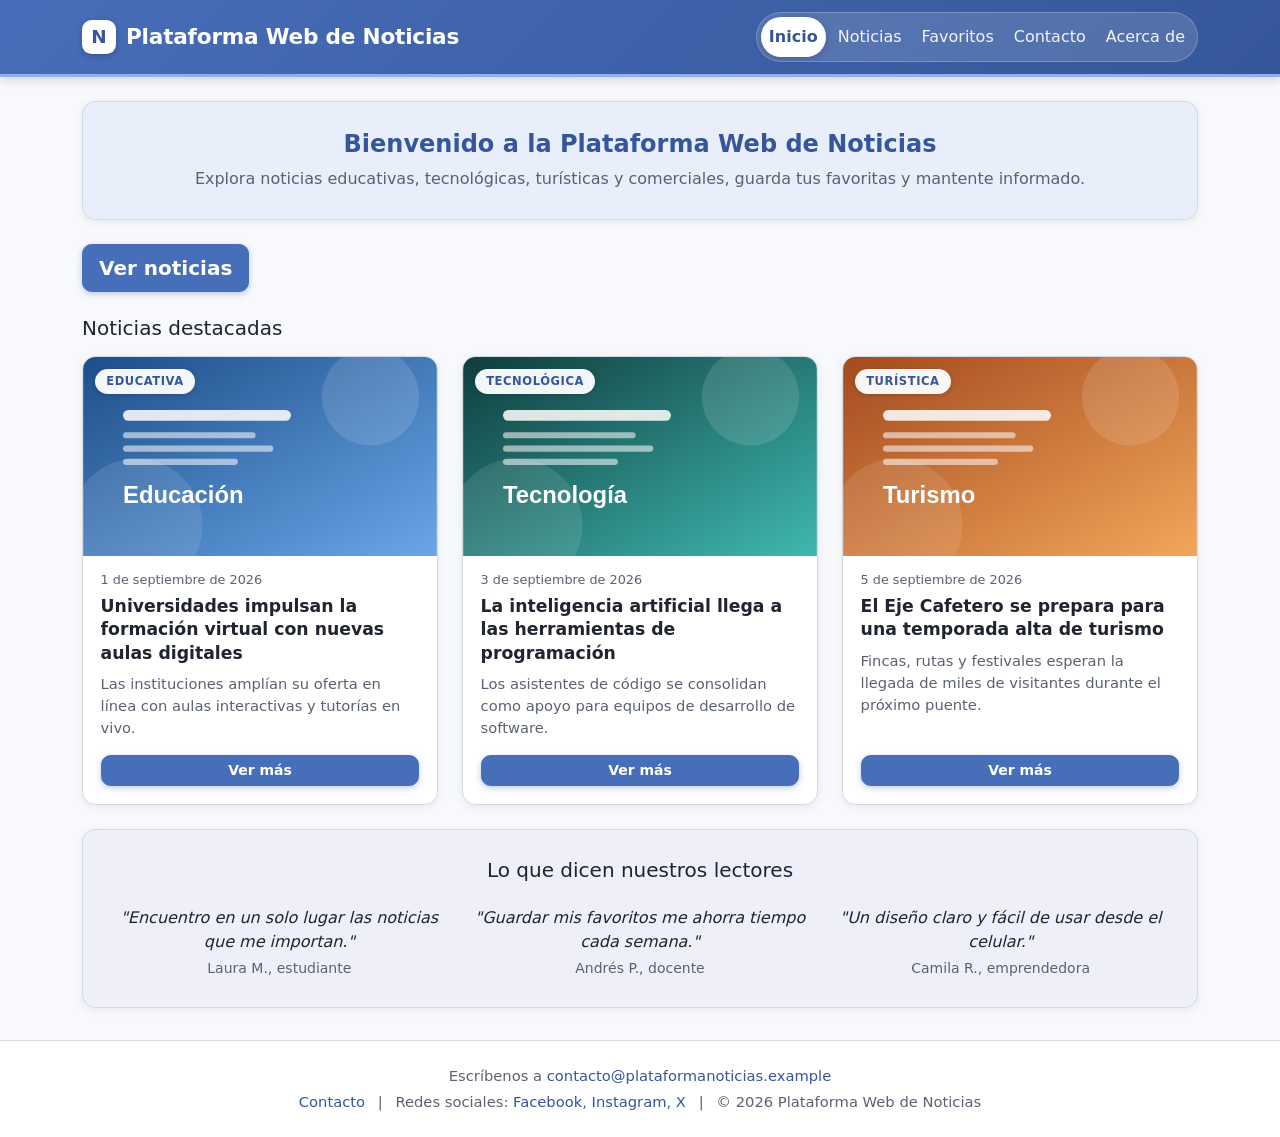
<file: index.html>
<!DOCTYPE html>
<html lang="es">
<head>
  <meta charset="utf-8">
  <meta name="viewport" content="width=device-width, initial-scale=1">
  <meta name="description" content="Plataforma Web de Noticias: noticias educativas, tecnológicas, turísticas y comerciales.">
  <title>Inicio | Plataforma Web de Noticias</title>
  <link rel="stylesheet" href="vendor/bootstrap/bootstrap.min.css">
  <link rel="stylesheet" href="assets/css/estilos.css">
  <script defer src="vendor/bootstrap/bootstrap.bundle.min.js"></script>
  <script defer src="data/noticias.js"></script>
  <script defer src="assets/js/almacen.js"></script>
  <script defer src="assets/js/componentes.js"></script>
  <script defer src="vendor/alpine/alpine.min.js"></script>
</head>
<body>
  <div class="pagina">

    <!-- Encabezado con menú de navegación -->
    <header class="encabezado">
      <nav class="navbar navbar-expand-md navbar-dark" aria-label="Navegación principal">
        <div class="container">
          <a class="navbar-brand" href="index.html">Plataforma Web de Noticias</a>
          <button class="navbar-toggler" type="button" data-bs-toggle="collapse" data-bs-target="#menu-principal" aria-controls="menu-principal" aria-expanded="false" aria-label="Mostrar u ocultar el menú">
            <span class="navbar-toggler-icon"></span>
          </button>
          <div class="collapse navbar-collapse justify-content-md-end" id="menu-principal">
            <ul class="navbar-nav">
              <li class="nav-item"><a class="nav-link active" href="index.html" aria-current="page">Inicio</a></li>
              <li class="nav-item"><a class="nav-link" href="noticias.html">Noticias</a></li>
              <li class="nav-item"><a class="nav-link" href="favoritos.html">Favoritos</a></li>
              <li class="nav-item"><a class="nav-link" href="contacto.html">Contacto</a></li>
              <li class="nav-item"><a class="nav-link" href="acerca.html">Acerca de</a></li>
            </ul>
          </div>
        </div>
      </nav>
    </header>

    <main class="pagina__contenido container py-4">

      <!-- Sección de bienvenida -->
      <section class="caja mb-4" aria-labelledby="titulo-bienvenida">
        <h2 class="h4 caja__titulo" id="titulo-bienvenida">Bienvenido a la Plataforma Web de Noticias</h2>
        <p class="mb-0">Explora noticias educativas, tecnológicas, turísticas y comerciales, guarda tus favoritas y mantente informado.</p>
      </section>

      <!-- Llamado a la acción -->
      <p class="mb-4">
        <a class="btn btn-primary btn-lg" href="noticias.html">Ver noticias</a>
      </p>

      <!-- Noticias destacadas (tarjetas dinámicas desde data/noticias.json) -->
      <section class="mb-4" aria-labelledby="titulo-destacadas" x-data>
        <h2 class="h5 mb-3" id="titulo-destacadas">Noticias destacadas</h2>

        <p x-show="$store.noticias.cargando" x-cloak class="text-muted" role="status">Cargando noticias...</p>
        <div x-show="$store.noticias.error" x-cloak class="alert alert-danger" role="alert" x-text="$store.noticias.error"></div>
        <p x-show="!$store.noticias.cargando && !$store.noticias.error && $store.noticias.destacadas.length === 0" x-cloak class="text-muted">
          Aún no hay noticias destacadas.
        </p>

        <div class="row g-4">
          <template x-for="n in $store.noticias.destacadas" :key="n.id">
            <div class="col-12 col-md-4">
              <article class="tarjeta-noticia">
                <div class="tarjeta-noticia__media">
                  <img class="tarjeta-noticia__imagen" :src="n.imagen" :alt="'Imagen de la noticia: ' + n.titulo" loading="lazy">
                  <span class="tarjeta-noticia__categoria" x-text="n.categoria"></span>
                </div>
                <p class="tarjeta-noticia__fecha" x-text="$store.noticias.fecha(n.fecha)"></p>
                <h3 class="tarjeta-noticia__titulo" x-text="n.titulo"></h3>
                <p class="tarjeta-noticia__descripcion" x-text="n.descripcion"></p>
                <div class="tarjeta-noticia__acciones">
                  <a class="btn btn-primary btn-sm" :href="'detalle.html?id=' + n.id" :aria-label="'Ver más sobre: ' + n.titulo">Ver más</a>
                </div>
              </article>
            </div>
          </template>
        </div>
      </section>

      <!-- Sección informativa / testimonios -->
      <section class="caja caja--informativa mb-2" aria-labelledby="titulo-testimonios">
        <h2 class="h5 caja__titulo" id="titulo-testimonios">Lo que dicen nuestros lectores</h2>
        <div class="row g-3 mt-1">
          <div class="col-12 col-md-4">
            <p class="testimonio">"Encuentro en un solo lugar las noticias que me importan."</p>
            <p class="small mb-0">Laura M., estudiante</p>
          </div>
          <div class="col-12 col-md-4">
            <p class="testimonio">"Guardar mis favoritos me ahorra tiempo cada semana."</p>
            <p class="small mb-0">Andrés P., docente</p>
          </div>
          <div class="col-12 col-md-4">
            <p class="testimonio">"Un diseño claro y fácil de usar desde el celular."</p>
            <p class="small mb-0">Camila R., emprendedora</p>
          </div>
        </div>
      </section>
    </main>

    <!-- Pie de página -->
    <footer class="pie">
      <div class="container">
        <p class="mb-1">Escríbenos a <a href="mailto:contacto@plataformanoticias.example">contacto@plataformanoticias.example</a></p>
        <p class="mb-0">
          <a href="contacto.html">Contacto</a>
          <span class="pie__separador" aria-hidden="true">|</span>
          Redes sociales:
          <a href="https://www.facebook.com" target="_blank" rel="noopener noreferrer">Facebook</a>,
          <a href="https://www.instagram.com" target="_blank" rel="noopener noreferrer">Instagram</a>,
          <a href="https://x.com" target="_blank" rel="noopener noreferrer">X</a>
          <span class="pie__separador" aria-hidden="true">|</span>
          &copy; 2026 Plataforma Web de Noticias
        </p>
      </div>
    </footer>
  </div>
</body>
</html>
</file>
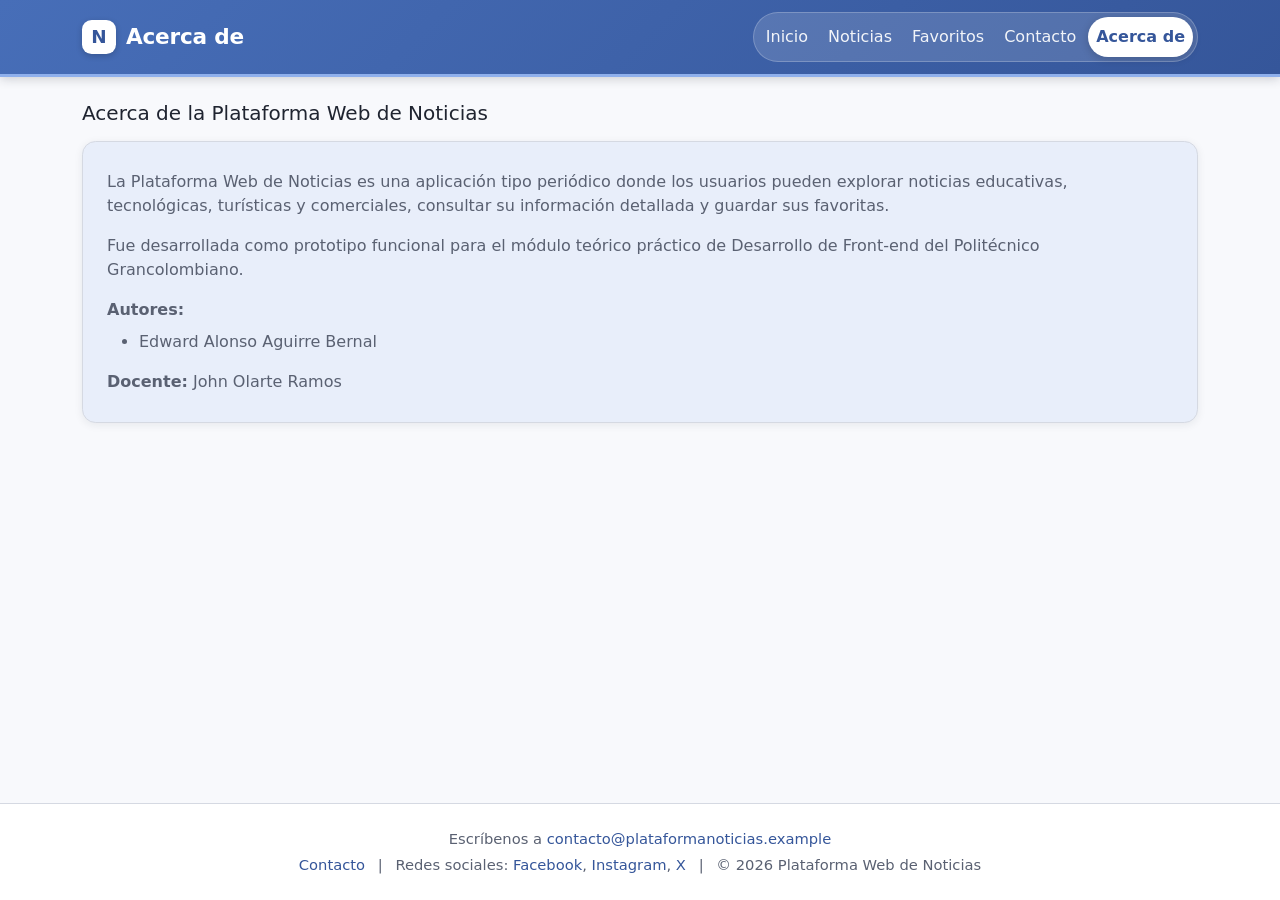
<file: acerca.html>
<!DOCTYPE html>
<html lang="es">
<head>
  <meta charset="utf-8">
  <meta name="viewport" content="width=device-width, initial-scale=1">
  <meta name="description" content="Información sobre el proyecto Plataforma Web de Noticias.">
  <title>Acerca de | Plataforma Web de Noticias</title>
  <link rel="stylesheet" href="vendor/bootstrap/bootstrap.min.css">
  <link rel="stylesheet" href="assets/css/estilos.css">
  <script defer src="vendor/bootstrap/bootstrap.bundle.min.js"></script>
</head>
<body>
  <div class="pagina">

    <!-- Encabezado con menú de navegación -->
    <header class="encabezado">
      <nav class="navbar navbar-expand-md navbar-dark" aria-label="Navegación principal">
        <div class="container">
          <a class="navbar-brand" href="index.html">Acerca de</a>
          <button class="navbar-toggler" type="button" data-bs-toggle="collapse" data-bs-target="#menu-principal" aria-controls="menu-principal" aria-expanded="false" aria-label="Mostrar u ocultar el menú">
            <span class="navbar-toggler-icon"></span>
          </button>
          <div class="collapse navbar-collapse justify-content-md-end" id="menu-principal">
            <ul class="navbar-nav">
              <li class="nav-item"><a class="nav-link" href="index.html">Inicio</a></li>
              <li class="nav-item"><a class="nav-link" href="noticias.html">Noticias</a></li>
              <li class="nav-item"><a class="nav-link" href="favoritos.html">Favoritos</a></li>
              <li class="nav-item"><a class="nav-link" href="contacto.html">Contacto</a></li>
              <li class="nav-item"><a class="nav-link active" href="acerca.html" aria-current="page">Acerca de</a></li>
            </ul>
          </div>
        </div>
      </nav>
    </header>

    <main class="pagina__contenido container py-4">
      <h2 class="h5 mb-3">Acerca de la Plataforma Web de Noticias</h2>
      <div class="caja text-start">
        <p>La Plataforma Web de Noticias es una aplicación tipo periódico donde los usuarios pueden explorar noticias educativas, tecnológicas, turísticas y comerciales, consultar su información detallada y guardar sus favoritas.</p>
        <p>Fue desarrollada como prototipo funcional para el módulo teórico práctico de Desarrollo de Front-end del Politécnico Grancolombiano.</p>
        <p class="mb-2"><strong>Autores:</strong></p>
        <ul>
          <li>Edward Alonso Aguirre Bernal</li>
        </ul>
        <p class="mb-0"><strong>Docente:</strong> John Olarte Ramos</p>
      </div>
    </main>

    <!-- Pie de página -->
    <footer class="pie">
      <div class="container">
        <p class="mb-1">Escríbenos a <a href="mailto:contacto@plataformanoticias.example">contacto@plataformanoticias.example</a></p>
        <p class="mb-0">
          <a href="contacto.html">Contacto</a>
          <span class="pie__separador" aria-hidden="true">|</span>
          Redes sociales:
          <a href="https://www.facebook.com" target="_blank" rel="noopener noreferrer">Facebook</a>,
          <a href="https://www.instagram.com" target="_blank" rel="noopener noreferrer">Instagram</a>,
          <a href="https://x.com" target="_blank" rel="noopener noreferrer">X</a>
          <span class="pie__separador" aria-hidden="true">|</span>
          &copy; 2026 Plataforma Web de Noticias
        </p>
      </div>
    </footer>
  </div>
</body>
</html>
</file>
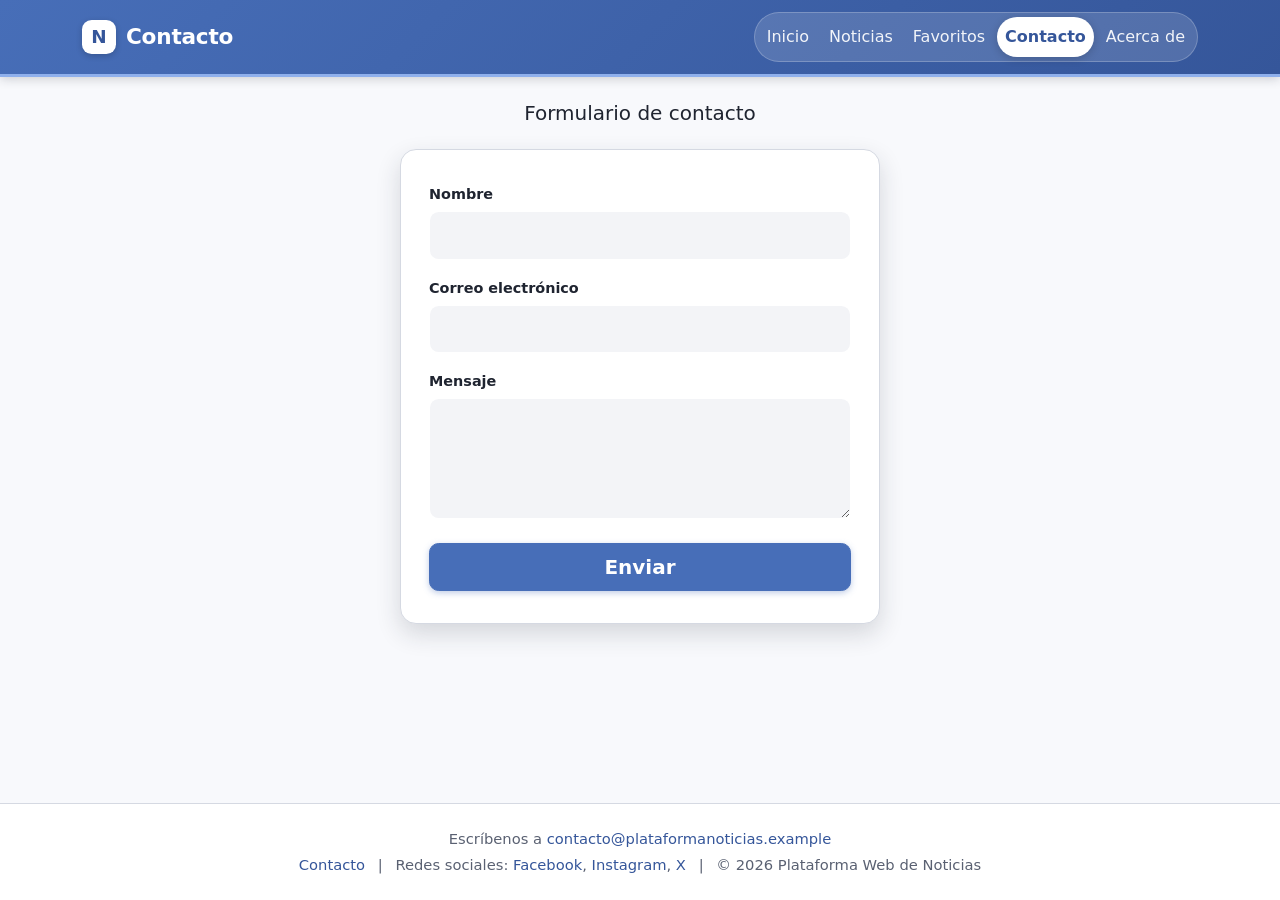
<file: contacto.html>
<!DOCTYPE html>
<html lang="es">
<head>
  <meta charset="utf-8">
  <meta name="viewport" content="width=device-width, initial-scale=1">
  <meta name="description" content="Formulario de contacto de la Plataforma Web de Noticias.">
  <title>Contacto | Plataforma Web de Noticias</title>
  <link rel="stylesheet" href="vendor/bootstrap/bootstrap.min.css">
  <link rel="stylesheet" href="assets/css/estilos.css">
  <script defer src="vendor/bootstrap/bootstrap.bundle.min.js"></script>
  <script defer src="data/noticias.js"></script>
  <script defer src="assets/js/almacen.js"></script>
  <script defer src="assets/js/componentes.js"></script>
  <script defer src="vendor/alpine/alpine.min.js"></script>
</head>
<body>
  <div class="pagina">

    <!-- Encabezado con menú de navegación -->
    <header class="encabezado">
      <nav class="navbar navbar-expand-md navbar-dark" aria-label="Navegación principal">
        <div class="container">
          <a class="navbar-brand" href="index.html">Contacto</a>
          <button class="navbar-toggler" type="button" data-bs-toggle="collapse" data-bs-target="#menu-principal" aria-controls="menu-principal" aria-expanded="false" aria-label="Mostrar u ocultar el menú">
            <span class="navbar-toggler-icon"></span>
          </button>
          <div class="collapse navbar-collapse justify-content-md-end" id="menu-principal">
            <ul class="navbar-nav">
              <li class="nav-item"><a class="nav-link" href="index.html">Inicio</a></li>
              <li class="nav-item"><a class="nav-link" href="noticias.html">Noticias</a></li>
              <li class="nav-item"><a class="nav-link" href="favoritos.html">Favoritos</a></li>
              <li class="nav-item"><a class="nav-link active" href="contacto.html" aria-current="page">Contacto</a></li>
              <li class="nav-item"><a class="nav-link" href="acerca.html">Acerca de</a></li>
            </ul>
          </div>
        </div>
      </nav>
    </header>

    <main class="pagina__contenido container py-4" x-data="contacto">
      <h2 class="h5 text-center mb-4">Formulario de contacto</h2>

      <form class="formulario" novalidate @submit.prevent="enviar()">
        <div class="mb-3">
          <label class="form-label" for="nombre">Nombre</label>
          <input class="form-control" :class="errores.nombre && 'is-invalid'" type="text" id="nombre" name="nombre" autocomplete="name" x-model="campos.nombre" @input="revalidar()" required>
          <div class="invalid-feedback" x-text="errores.nombre"></div>
        </div>

        <div class="mb-3">
          <label class="form-label" for="correo">Correo electrónico</label>
          <input class="form-control" :class="errores.correo && 'is-invalid'" type="email" id="correo" name="correo" autocomplete="email" x-model="campos.correo" @input="revalidar()" required>
          <div class="invalid-feedback" x-text="errores.correo"></div>
        </div>

        <div class="mb-4">
          <label class="form-label" for="mensaje">Mensaje</label>
          <textarea class="form-control" :class="errores.mensaje && 'is-invalid'" id="mensaje" name="mensaje" rows="4" x-model="campos.mensaje" @input="revalidar()" required></textarea>
          <div class="invalid-feedback" x-text="errores.mensaje"></div>
        </div>

        <button type="submit" class="btn btn-primary btn-lg w-100">Enviar</button>
      </form>

      <!-- Mensaje de confirmación -->
      <div class="caja caja--confirmacion mt-4" x-show="enviado" x-cloak role="status">
        ¡Gracias por contactarnos! Hemos recibido tu mensaje y te responderemos pronto.
      </div>
    </main>

    <!-- Pie de página -->
    <footer class="pie">
      <div class="container">
        <p class="mb-1">Escríbenos a <a href="mailto:contacto@plataformanoticias.example">contacto@plataformanoticias.example</a></p>
        <p class="mb-0">
          <a href="contacto.html">Contacto</a>
          <span class="pie__separador" aria-hidden="true">|</span>
          Redes sociales:
          <a href="https://www.facebook.com" target="_blank" rel="noopener noreferrer">Facebook</a>,
          <a href="https://www.instagram.com" target="_blank" rel="noopener noreferrer">Instagram</a>,
          <a href="https://x.com" target="_blank" rel="noopener noreferrer">X</a>
          <span class="pie__separador" aria-hidden="true">|</span>
          &copy; 2026 Plataforma Web de Noticias
        </p>
      </div>
    </footer>
  </div>
</body>
</html>
</file>
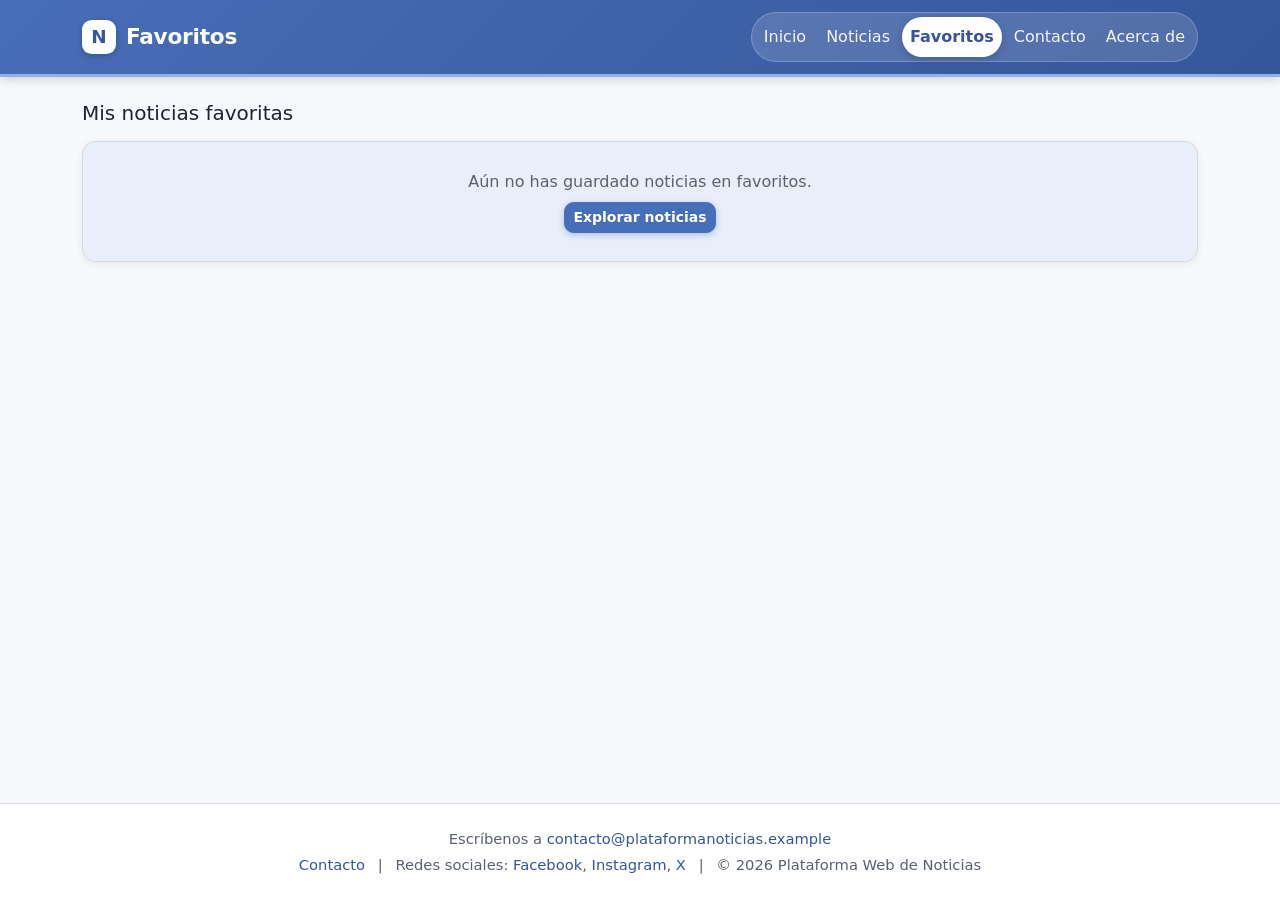
<file: favoritos.html>
<!DOCTYPE html>
<html lang="es">
<head>
  <meta charset="utf-8">
  <meta name="viewport" content="width=device-width, initial-scale=1">
  <meta name="description" content="Tus noticias favoritas guardadas en la Plataforma Web de Noticias.">
  <title>Favoritos | Plataforma Web de Noticias</title>
  <link rel="stylesheet" href="vendor/bootstrap/bootstrap.min.css">
  <link rel="stylesheet" href="assets/css/estilos.css">
  <script defer src="vendor/bootstrap/bootstrap.bundle.min.js"></script>
  <script defer src="data/noticias.js"></script>
  <script defer src="assets/js/almacen.js"></script>
  <script defer src="assets/js/componentes.js"></script>
  <script defer src="vendor/alpine/alpine.min.js"></script>
</head>
<body>
  <div class="pagina">

    <!-- Encabezado con menú de navegación -->
    <header class="encabezado">
      <nav class="navbar navbar-expand-md navbar-dark" aria-label="Navegación principal">
        <div class="container">
          <a class="navbar-brand" href="index.html">Favoritos</a>
          <button class="navbar-toggler" type="button" data-bs-toggle="collapse" data-bs-target="#menu-principal" aria-controls="menu-principal" aria-expanded="false" aria-label="Mostrar u ocultar el menú">
            <span class="navbar-toggler-icon"></span>
          </button>
          <div class="collapse navbar-collapse justify-content-md-end" id="menu-principal">
            <ul class="navbar-nav">
              <li class="nav-item"><a class="nav-link" href="index.html">Inicio</a></li>
              <li class="nav-item"><a class="nav-link" href="noticias.html">Noticias</a></li>
              <li class="nav-item"><a class="nav-link active" href="favoritos.html" aria-current="page">Favoritos</a></li>
              <li class="nav-item"><a class="nav-link" href="contacto.html">Contacto</a></li>
              <li class="nav-item"><a class="nav-link" href="acerca.html">Acerca de</a></li>
            </ul>
          </div>
        </div>
      </nav>
    </header>

    <main class="pagina__contenido container py-4" x-data="paginaFavoritos">
      <h2 class="h5 mb-3">Mis noticias favoritas</h2>

      <p x-show="$store.noticias.cargando" x-cloak class="text-muted" role="status">Cargando favoritos...</p>
      <div x-show="$store.noticias.error" x-cloak class="alert alert-danger" role="alert" x-text="$store.noticias.error"></div>

      <div x-show="!$store.noticias.cargando && !$store.noticias.error && lista.length === 0" x-cloak class="caja">
        <p class="mb-2">Aún no has guardado noticias en favoritos.</p>
        <a class="btn btn-primary btn-sm" href="noticias.html">Explorar noticias</a>
      </div>

      <div class="row g-4">
        <template x-for="n in lista" :key="n.id">
          <div class="col-12 col-md-6 col-lg-4">
            <article class="tarjeta-noticia">
              <div class="tarjeta-noticia__media">
                <img class="tarjeta-noticia__imagen" :src="n.imagen" :alt="'Imagen de la noticia: ' + n.titulo" loading="lazy">
                <span class="tarjeta-noticia__categoria" x-text="n.categoria"></span>
              </div>
              <p class="tarjeta-noticia__fecha" x-text="$store.noticias.fecha(n.fecha)"></p>
              <h3 class="tarjeta-noticia__titulo" x-text="n.titulo"></h3>
              <p class="tarjeta-noticia__descripcion" x-text="n.descripcion"></p>
              <div class="tarjeta-noticia__acciones">
                <a class="btn btn-primary btn-sm" :href="'detalle.html?id=' + n.id" :aria-label="'Ver más sobre: ' + n.titulo">Ver más</a>
                <button type="button" class="btn btn-outline-secondary btn-sm" @click="$store.favoritos.quitar(n.id)" :aria-label="'Quitar de favoritos: ' + n.titulo">Quitar</button>
              </div>
            </article>
          </div>
        </template>
      </div>
    </main>

    <!-- Pie de página -->
    <footer class="pie">
      <div class="container">
        <p class="mb-1">Escríbenos a <a href="mailto:contacto@plataformanoticias.example">contacto@plataformanoticias.example</a></p>
        <p class="mb-0">
          <a href="contacto.html">Contacto</a>
          <span class="pie__separador" aria-hidden="true">|</span>
          Redes sociales:
          <a href="https://www.facebook.com" target="_blank" rel="noopener noreferrer">Facebook</a>,
          <a href="https://www.instagram.com" target="_blank" rel="noopener noreferrer">Instagram</a>,
          <a href="https://x.com" target="_blank" rel="noopener noreferrer">X</a>
          <span class="pie__separador" aria-hidden="true">|</span>
          &copy; 2026 Plataforma Web de Noticias
        </p>
      </div>
    </footer>
  </div>
</body>
</html>
</file>
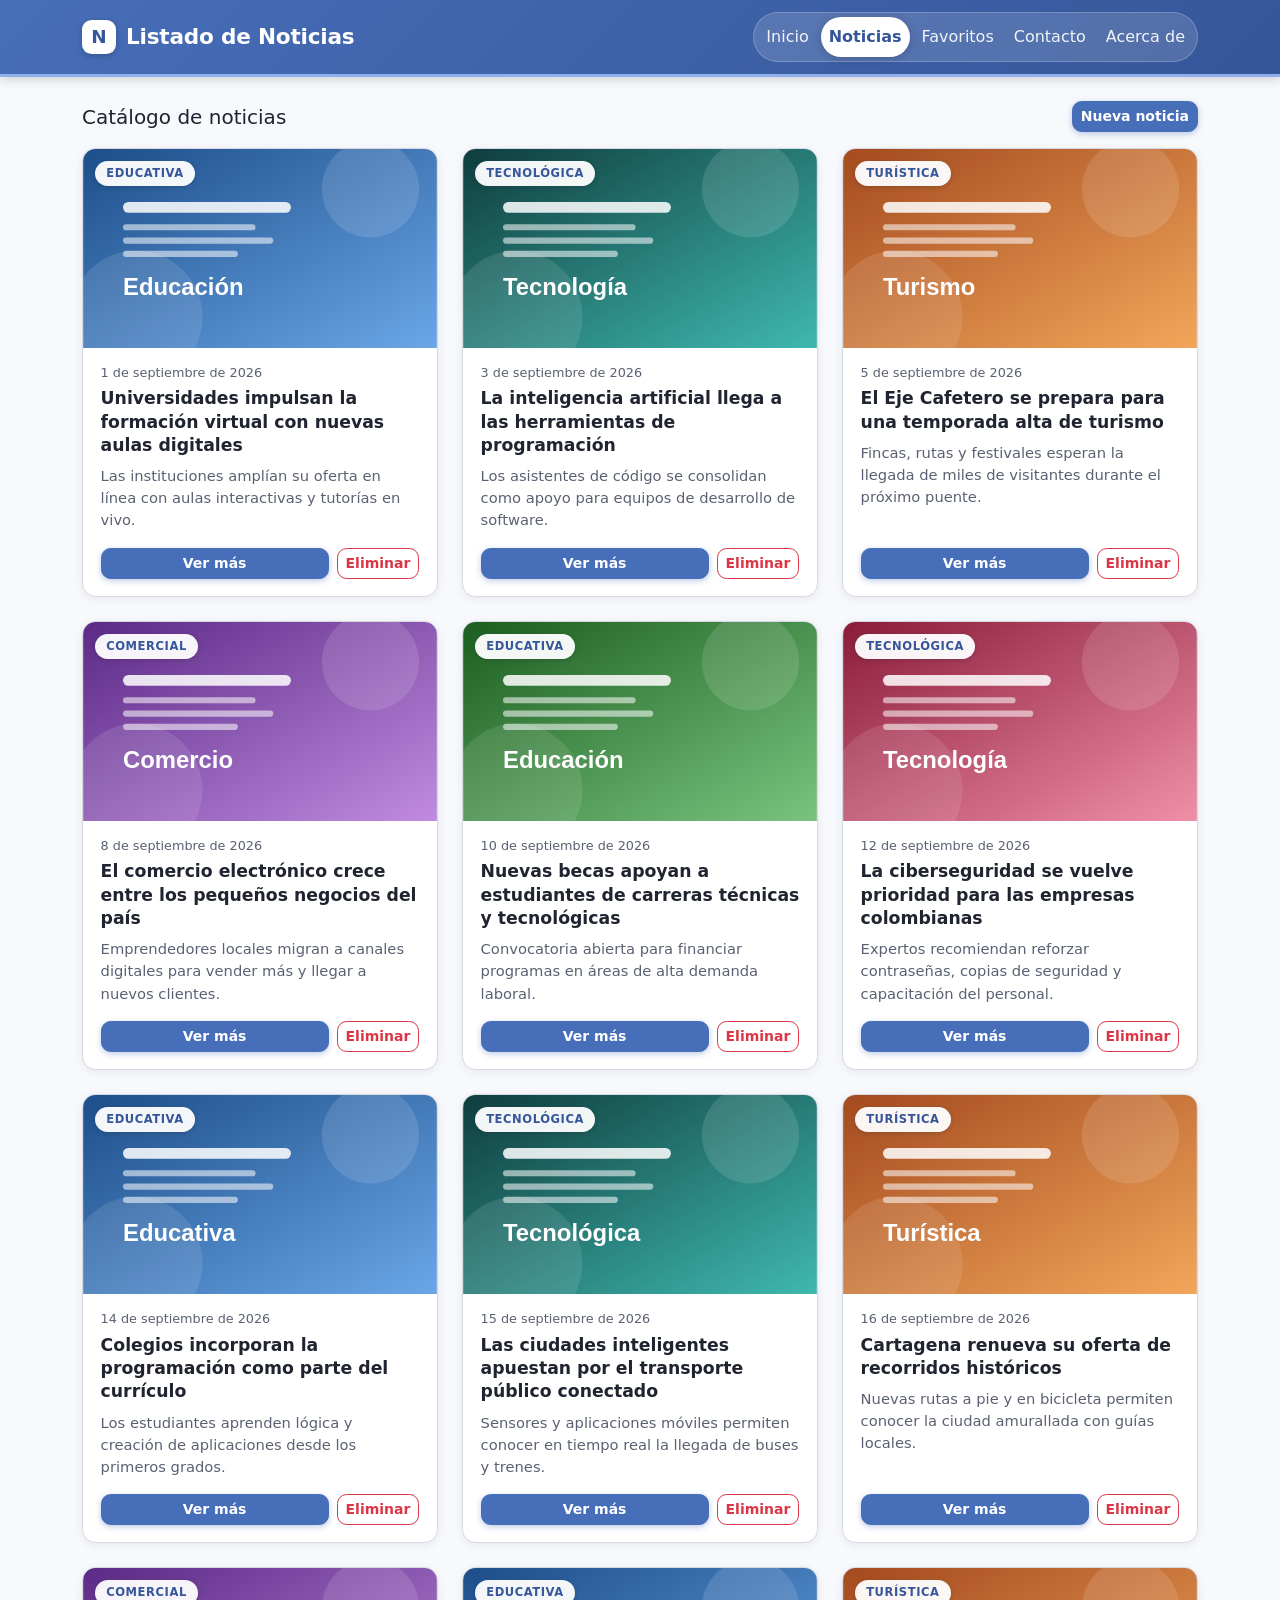
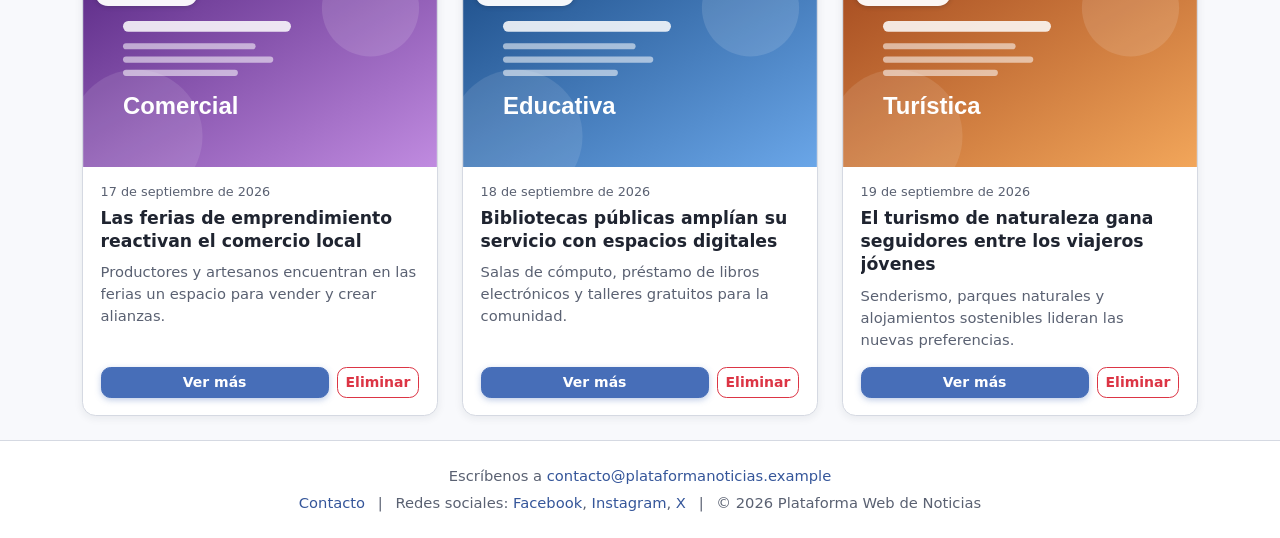
<file: noticias.html>
<!DOCTYPE html>
<html lang="es">
<head>
  <meta charset="utf-8">
  <meta name="viewport" content="width=device-width, initial-scale=1">
  <meta name="description" content="Catálogo completo de noticias de la Plataforma Web de Noticias.">
  <title>Listado de Noticias | Plataforma Web de Noticias</title>
  <link rel="stylesheet" href="vendor/bootstrap/bootstrap.min.css">
  <link rel="stylesheet" href="assets/css/estilos.css">
  <script defer src="vendor/bootstrap/bootstrap.bundle.min.js"></script>
  <script defer src="data/noticias.js"></script>
  <script defer src="assets/js/almacen.js"></script>
  <script defer src="assets/js/componentes.js"></script>
  <script defer src="vendor/alpine/alpine.min.js"></script>
</head>
<body>
  <div class="pagina">

    <!-- Encabezado con menú de navegación -->
    <header class="encabezado">
      <nav class="navbar navbar-expand-md navbar-dark" aria-label="Navegación principal">
        <div class="container">
          <a class="navbar-brand" href="index.html">Listado de Noticias</a>
          <button class="navbar-toggler" type="button" data-bs-toggle="collapse" data-bs-target="#menu-principal" aria-controls="menu-principal" aria-expanded="false" aria-label="Mostrar u ocultar el menú">
            <span class="navbar-toggler-icon"></span>
          </button>
          <div class="collapse navbar-collapse justify-content-md-end" id="menu-principal">
            <ul class="navbar-nav">
              <li class="nav-item"><a class="nav-link" href="index.html">Inicio</a></li>
              <li class="nav-item"><a class="nav-link active" href="noticias.html" aria-current="page">Noticias</a></li>
              <li class="nav-item"><a class="nav-link" href="favoritos.html">Favoritos</a></li>
              <li class="nav-item"><a class="nav-link" href="contacto.html">Contacto</a></li>
              <li class="nav-item"><a class="nav-link" href="acerca.html">Acerca de</a></li>
            </ul>
          </div>
        </div>
      </nav>
    </header>

    <main class="pagina__contenido container py-4" x-data="listado">

      <!-- Encabezado de sección + alta de noticias (mini CRUD: crear) -->
      <div x-data="formNoticia">
        <div class="d-flex flex-wrap align-items-center justify-content-between gap-2 mb-3">
          <h2 class="h5 mb-0">Catálogo de noticias</h2>
          <button type="button" class="btn btn-primary btn-sm" @click="abrir()">Nueva noticia</button>
        </div>

        <div x-show="exito" x-cloak class="alert alert-success alert-dismissible" role="status">
          <span x-text="exito"></span>
          <button type="button" class="btn-close" aria-label="Cerrar aviso" @click="exito = ''"></button>
        </div>

        <!-- Ventana para crear una noticia -->
        <div class="modal modal-ventana" :class="abierto && 'd-block'" tabindex="-1" role="dialog" aria-modal="true" aria-labelledby="titulo-modal" :aria-hidden="!abierto" @keydown.escape.window="abierto && cerrar()">
          <div class="modal-dialog modal-lg modal-dialog-scrollable">
            <div class="modal-content">
              <form novalidate @submit.prevent="enviar()">
                <div class="modal-header">
                  <h2 class="modal-title h5" id="titulo-modal">Nueva noticia</h2>
                  <button type="button" class="btn-close" aria-label="Cerrar" @click="cerrar()"></button>
                </div>
                <div class="modal-body">
                  <div x-show="errorGeneral" x-cloak class="alert alert-danger" role="alert" x-text="errorGeneral"></div>

                  <div class="mb-3">
                    <label class="form-label" for="nn-titulo">Título</label>
                    <input class="form-control" :class="errores.titulo && 'is-invalid'" type="text" id="nn-titulo" x-model="campos.titulo" @input="revalidar()" maxlength="120" required>
                    <div class="invalid-feedback" x-text="errores.titulo"></div>
                  </div>

                  <div class="mb-3">
                    <label class="form-label" for="nn-descripcion">Descripción breve</label>
                    <input class="form-control" :class="errores.descripcion && 'is-invalid'" type="text" id="nn-descripcion" x-model="campos.descripcion" @input="revalidar()" maxlength="200" required>
                    <div class="invalid-feedback" x-text="errores.descripcion"></div>
                  </div>

                  <div class="mb-3">
                    <label class="form-label" for="nn-contenido">Contenido completo</label>
                    <textarea class="form-control" :class="errores.contenido && 'is-invalid'" id="nn-contenido" rows="5" x-model="campos.contenido" @input="revalidar()" required></textarea>
                    <div class="invalid-feedback" x-text="errores.contenido"></div>
                  </div>

                  <div class="row g-3">
                    <div class="col-12 col-md-6">
                      <label class="form-label" for="nn-categoria">Categoría</label>
                      <select class="form-select" :class="errores.categoria && 'is-invalid'" id="nn-categoria" x-model="campos.categoria" @change="revalidar()" required>
                        <option value="">Selecciona una categoría</option>
                        <template x-for="c in categorias" :key="c">
                          <option :value="c" x-text="c"></option>
                        </template>
                      </select>
                      <div class="invalid-feedback" x-text="errores.categoria"></div>
                    </div>
                    <div class="col-12 col-md-6">
                      <label class="form-label" for="nn-autor">Autor (opcional)</label>
                      <input class="form-control" type="text" id="nn-autor" x-model="campos.autor" maxlength="80">
                    </div>
                  </div>
                </div>
                <div class="modal-footer">
                  <button type="button" class="btn btn-secondary" @click="cerrar()">Cancelar</button>
                  <button type="submit" class="btn btn-primary" :disabled="enviando">Guardar noticia</button>
                </div>
              </form>
            </div>
          </div>
        </div>
        <div class="modal-backdrop show" x-show="abierto" x-cloak></div>
      </div>

      <!-- Avisos de estado -->
      <p x-show="$store.noticias.cargando" x-cloak class="text-muted" role="status">Cargando noticias...</p>
      <div x-show="$store.noticias.error" x-cloak class="alert alert-danger" role="alert" x-text="$store.noticias.error"></div>
      <div x-show="errorEliminar" x-cloak class="alert alert-danger" role="alert" x-text="errorEliminar"></div>
      <p x-show="!$store.noticias.cargando && !$store.noticias.error && $store.noticias.items.length === 0" x-cloak class="text-muted">
        No hay noticias para mostrar. Crea una con el botón "Nueva noticia".
      </p>

      <!-- Tarjetas dinámicas desde data/noticias.json -->
      <div class="row g-4">
        <template x-for="n in $store.noticias.items" :key="n.id">
          <div class="col-12 col-md-6 col-lg-4">
            <article class="tarjeta-noticia">
              <div class="tarjeta-noticia__media">
                <img class="tarjeta-noticia__imagen" :src="n.imagen" :alt="'Imagen de la noticia: ' + n.titulo" loading="lazy">
                <span class="tarjeta-noticia__categoria" x-text="n.categoria"></span>
              </div>
              <p class="tarjeta-noticia__fecha" x-text="$store.noticias.fecha(n.fecha)"></p>
              <h3 class="tarjeta-noticia__titulo" x-text="n.titulo"></h3>
              <p class="tarjeta-noticia__descripcion" x-text="n.descripcion"></p>
              <div class="tarjeta-noticia__acciones">
                <a class="btn btn-primary btn-sm" :href="'detalle.html?id=' + n.id" :aria-label="'Ver más sobre: ' + n.titulo">Ver más</a>
                <button type="button" class="btn btn-outline-danger btn-sm" @click="eliminar(n)" :aria-label="'Eliminar la noticia: ' + n.titulo">Eliminar</button>
              </div>
            </article>
          </div>
        </template>
      </div>
    </main>

    <!-- Pie de página -->
    <footer class="pie">
      <div class="container">
        <p class="mb-1">Escríbenos a <a href="mailto:contacto@plataformanoticias.example">contacto@plataformanoticias.example</a></p>
        <p class="mb-0">
          <a href="contacto.html">Contacto</a>
          <span class="pie__separador" aria-hidden="true">|</span>
          Redes sociales:
          <a href="https://www.facebook.com" target="_blank" rel="noopener noreferrer">Facebook</a>,
          <a href="https://www.instagram.com" target="_blank" rel="noopener noreferrer">Instagram</a>,
          <a href="https://x.com" target="_blank" rel="noopener noreferrer">X</a>
          <span class="pie__separador" aria-hidden="true">|</span>
          &copy; 2026 Plataforma Web de Noticias
        </p>
      </div>
    </footer>
  </div>
</body>
</html>
</file>
<file: assets/css/estilos.css>
/* ==========================================================================
   Plataforma Web de Noticias - Estilos propios
   Se apoya en Bootstrap (vendor/bootstrap). Conserva la estructura y la
   paleta de los mockups de la Entrega 1 (azul, grises y lavanda) con un
   acabado más cuidado: esquinas redondeadas, sombras suaves y transiciones.
   ========================================================================== */

/* ---------- Variables de diseño ---------- */
:root {
  --pwn-azul: #476eb8;
  --pwn-azul-oscuro: #35569a;
  --pwn-azul-claro: #e8eefa;
  --pwn-gris-claro: #f3f4f7;
  --pwn-gris-imagen: #d9dce3;
  --pwn-lavanda: #efeffa;
  --pwn-verde-claro: #e6f4ea;
  --pwn-verde: #2f7d4a;
  --pwn-borde: #d5d9e2;
  --pwn-texto: #1f2430;
  --pwn-texto-suave: #5a6172;
  --pwn-radio: 0.85rem;
  --pwn-sombra: 0 2px 8px rgba(31, 36, 48, 0.08);
  --pwn-sombra-fuerte: 0 10px 24px rgba(31, 36, 48, 0.16);
}

/* Oculta elementos de Alpine hasta que se inicializa (evita parpadeos). */
[x-cloak] {
  display: none !important;
}

/* ---------- Base ---------- */
body {
  background-color: #f8f9fc;
  color: var(--pwn-texto);
}

a {
  color: var(--pwn-azul-oscuro);
}

/* Pie de página siempre al fondo aunque el contenido sea corto. */
.pagina {
  display: flex;
  flex-direction: column;
  min-height: 100vh;
}

.pagina__contenido {
  flex: 1 0 auto;
}

/* ---------- Botones ---------- */
.btn {
  border-radius: 0.6rem;
  font-weight: 600;
  transition: transform 0.15s ease, box-shadow 0.15s ease, background-color 0.15s ease;
}

.btn:hover {
  transform: translateY(-1px);
}

.btn-primary {
  --bs-btn-bg: var(--pwn-azul);
  --bs-btn-border-color: var(--pwn-azul);
  --bs-btn-hover-bg: var(--pwn-azul-oscuro);
  --bs-btn-hover-border-color: var(--pwn-azul-oscuro);
  --bs-btn-active-bg: var(--pwn-azul-oscuro);
  --bs-btn-active-border-color: var(--pwn-azul-oscuro);
  --bs-btn-disabled-bg: var(--pwn-azul);
  --bs-btn-disabled-border-color: var(--pwn-azul);
  --bs-btn-focus-shadow-rgb: 71, 110, 184;
  box-shadow: 0 2px 6px rgba(71, 110, 184, 0.35);
}

.btn-secondary {
  --bs-btn-bg: #6b7280;
  --bs-btn-border-color: #6b7280;
  --bs-btn-hover-bg: #565c68;
  --bs-btn-hover-border-color: #565c68;
  --bs-btn-active-bg: #565c68;
  --bs-btn-active-border-color: #565c68;
}

/* ---------- Encabezado ---------- */
.encabezado {
  background: linear-gradient(135deg, var(--pwn-azul) 0%, var(--pwn-azul-oscuro) 100%);
  box-shadow: 0 2px 10px rgba(31, 36, 48, 0.2);
}

/* El menú queda fijo arriba al hacer scroll. */
.encabezado {
  position: sticky;
  top: 0;
  z-index: 1030;
}

.encabezado .navbar {
  padding-bottom: 0.75rem;
  padding-top: 0.75rem;
}

/* Marca: insignia "N" + título de la página. */
.encabezado .navbar-brand {
  align-items: center;
  display: inline-flex;
  font-size: 1.35rem;
  font-weight: 700;
  gap: 0.65rem;
  letter-spacing: -0.01em;
}

.encabezado .navbar-brand::before {
  align-items: center;
  background-color: #ffffff;
  border-radius: 0.6rem;
  box-shadow: 0 2px 6px rgba(0, 0, 0, 0.2);
  color: var(--pwn-azul-oscuro);
  content: "N";
  display: inline-flex;
  flex: none;
  font-size: 1.15rem;
  font-weight: 800;
  height: 2.1rem;
  justify-content: center;
  width: 2.1rem;
}

/* Enlaces: píldoras con subrayado animado; la página actual va resaltada. */
.encabezado {
  border-bottom: 3px solid #8fb0ec;
}

/* En escritorio los enlaces se agrupan en una cápsula translúcida. */
@media (min-width: 768px) {
  .encabezado .navbar-nav {
    background-color: rgba(255, 255, 255, 0.14);
    border: 1px solid rgba(255, 255, 255, 0.22);
    border-radius: 999px;
    gap: 0.15rem;
    padding: 0.25rem;
  }
}

.encabezado .navbar-nav {
  gap: 0.25rem;
}

.encabezado .nav-link {
  border-radius: 999px;
  color: rgba(255, 255, 255, 0.92);
  font-weight: 500;
  padding: 0.5rem 1.2rem;
  position: relative;
  transition: background-color 0.2s ease, color 0.2s ease;
}

.encabezado .nav-link:hover,
.encabezado .nav-link:focus-visible {
  background-color: rgba(255, 255, 255, 0.18);
  color: #ffffff;
}

.encabezado .nav-link:focus-visible {
  outline: 2px solid #ffffff;
  outline-offset: 2px;
}

.encabezado .nav-link.active {
  background-color: #ffffff;
  box-shadow: 0 2px 8px rgba(0, 0, 0, 0.18);
  color: var(--pwn-azul-oscuro);
  font-weight: 700;
}

.encabezado .navbar-toggler {
  border-color: rgba(255, 255, 255, 0.7);
  border-radius: 0.6rem;
}

.encabezado .navbar-toggler:focus {
  box-shadow: 0 0 0 0.2rem rgba(255, 255, 255, 0.35);
}

/* Menú móvil: panel desplegable con enlaces de ancho completo. */
@media (max-width: 767.98px) {
  .encabezado .navbar-collapse {
    background-color: rgba(255, 255, 255, 0.12);
    border-radius: var(--pwn-radio);
    margin-top: 0.75rem;
    padding: 0.5rem;
  }

  .encabezado .nav-link {
    border-radius: 0.6rem;
    padding: 0.7rem 1rem;
  }
}

/* ---------- Caja de sección (bienvenida, informativa, avisos) ---------- */
.caja {
  background-color: var(--pwn-azul-claro);
  border: 1px solid var(--pwn-borde);
  border-radius: var(--pwn-radio);
  box-shadow: var(--pwn-sombra);
  color: var(--pwn-texto-suave);
  padding: 1.75rem 1.5rem;
  text-align: center;
}

/* Sección de bienvenida: bloque destacado con degradado suave. */
#titulo-bienvenida {
  color: var(--pwn-azul-oscuro);
  font-weight: 700;
}

.caja--informativa {
  background-color: var(--pwn-lavanda);
}

.caja--confirmacion {
  background-color: var(--pwn-verde-claro);
  border-color: #b7dcc4;
  color: var(--pwn-verde);
  font-weight: 600;
  margin-left: auto;
  margin-right: auto;
  max-width: 480px;
  padding: 0.9rem 1.5rem;
}

.caja__titulo {
  color: var(--pwn-texto);
}

.testimonio {
  color: var(--pwn-texto);
  font-style: italic;
  margin-bottom: 0.25rem;
}

/* ---------- Tarjetas de noticias ---------- */
.tarjeta-noticia {
  background-color: #ffffff;
  border: 1px solid var(--pwn-borde);
  border-radius: var(--pwn-radio);
  box-shadow: var(--pwn-sombra);
  display: flex;
  flex-direction: column;
  height: 100%;
  overflow: hidden;
  padding: 0 0 1.1rem;
  text-align: left;
  transition: transform 0.2s ease, box-shadow 0.2s ease;
}

.tarjeta-noticia:hover {
  box-shadow: var(--pwn-sombra-fuerte);
  transform: translateY(-4px);
}

/* Contenedor de imagen: recorta el zoom y sirve de base para la etiqueta. */
.tarjeta-noticia__media {
  overflow: hidden;
  position: relative;
}

.tarjeta-noticia__imagen {
  aspect-ratio: 16 / 9;
  background-color: var(--pwn-gris-imagen);
  display: block;
  object-fit: cover;
  transition: transform 0.35s ease;
  width: 100%;
}

.tarjeta-noticia:hover .tarjeta-noticia__imagen {
  transform: scale(1.05);
}

/* Etiqueta de categoría sobre la imagen. */
.tarjeta-noticia__categoria {
  background-color: rgba(255, 255, 255, 0.95);
  border-radius: 999px;
  box-shadow: 0 1px 4px rgba(31, 36, 48, 0.25);
  color: var(--pwn-azul-oscuro);
  font-size: 0.72rem;
  font-weight: 700;
  left: 0.75rem;
  letter-spacing: 0.05em;
  padding: 0.25rem 0.7rem;
  position: absolute;
  text-transform: uppercase;
  top: 0.75rem;
}

.tarjeta-noticia__fecha {
  color: var(--pwn-texto-suave);
  font-size: 0.8rem;
  margin: 0.9rem 1.1rem 0;
}

/* Título (máx. 3 líneas) y descripción (máx. 3 líneas) para tarjetas parejas. */
.tarjeta-noticia__titulo {
  -webkit-box-orient: vertical;
  -webkit-line-clamp: 3;
  display: -webkit-box;
  font-size: 1.08rem;
  font-weight: 700;
  line-height: 1.35;
  margin: 0.35rem 1.1rem 0.5rem;
  overflow: hidden;
}

.tarjeta-noticia__descripcion {
  -webkit-box-orient: vertical;
  -webkit-line-clamp: 3;
  color: var(--pwn-texto-suave);
  display: -webkit-box;
  font-size: 0.92rem;
  line-height: 1.5;
  margin: 0 1.1rem 1rem;
  overflow: hidden;
}

.tarjeta-noticia__acciones {
  display: flex;
  flex-wrap: wrap;
  gap: 0.5rem;
  margin-top: auto;
  padding: 0 1.1rem;
}

.tarjeta-noticia__acciones .btn:first-child {
  flex: 1 1 auto;
}

/* ---------- Detalle de la noticia ---------- */
.detalle__imagen {
  aspect-ratio: 16 / 6;
  background-color: var(--pwn-gris-imagen);
  border-radius: var(--pwn-radio);
  box-shadow: var(--pwn-sombra);
  display: block;
  object-fit: cover;
  width: 100%;
}

.detalle__contenido {
  background-color: #ffffff;
  border: 1px solid var(--pwn-borde);
  border-radius: var(--pwn-radio);
  box-shadow: var(--pwn-sombra);
  color: var(--pwn-texto);
  font-size: 1.05rem;
  line-height: 1.75;
  padding: 1.75rem;
}

/* Respeta los saltos de línea del JSON (párrafos separados por línea en blanco). */
.detalle__texto {
  white-space: pre-line;
}

.detalle__meta {
  color: var(--pwn-texto-suave);
  font-size: 0.92rem;
}

/* ---------- Formularios ---------- */
.formulario {
  background-color: #ffffff;
  border: 1px solid var(--pwn-borde);
  border-radius: 1rem;
  box-shadow: var(--pwn-sombra-fuerte);
  margin-left: auto;
  margin-right: auto;
  max-width: 480px;
  padding: 2rem 1.75rem;
}

.form-label {
  color: var(--pwn-texto);
  font-size: 0.9rem;
  font-weight: 600;
  margin-bottom: 0.35rem;
}

.form-control,
.form-select {
  background-color: var(--pwn-gris-claro);
  border: 1.5px solid transparent;
  border-radius: 0.6rem;
  color: var(--pwn-texto);
  padding: 0.7rem 0.9rem;
  transition: border-color 0.15s ease, background-color 0.15s ease, box-shadow 0.15s ease;
}

.form-control:hover,
.form-select:hover {
  border-color: var(--pwn-borde);
}

.form-control:focus,
.form-select:focus {
  background-color: #ffffff;
  border-color: var(--pwn-azul);
  box-shadow: 0 0 0 0.25rem rgba(71, 110, 184, 0.2);
}

.form-control.is-invalid,
.form-select.is-invalid {
  background-color: #fff5f5;
}

.invalid-feedback {
  font-size: 0.85rem;
}

/* ---------- Ventana modal (controlada con Alpine) ---------- */
.modal-ventana {
  overflow-y: auto;
}

.modal-ventana .modal-content {
  border: 0;
  border-radius: 1rem;
  box-shadow: var(--pwn-sombra-fuerte);
}

.modal-ventana .modal-header,
.modal-ventana .modal-footer {
  border-color: var(--pwn-borde);
}

/* ---------- Pie de página ---------- */
.pie {
  background-color: #ffffff;
  border-top: 1px solid var(--pwn-borde);
  color: var(--pwn-texto-suave);
  font-size: 0.92rem;
  padding: 1.5rem 0;
  text-align: center;
}

.pie a {
  color: var(--pwn-azul-oscuro);
  text-decoration: none;
}

.pie a:hover {
  text-decoration: underline;
}

.pie__separador {
  margin: 0 0.5rem;
}

/* ---------- Accesibilidad: respeta la preferencia de menos movimiento ---------- */
@media (prefers-reduced-motion: reduce) {
  .btn,
  .tarjeta-noticia,
  .form-control,
  .form-select {
    transition: none;
  }

  .btn:hover,
  .tarjeta-noticia:hover,
  .tarjeta-noticia:hover .tarjeta-noticia__imagen {
    transform: none;
  }
}
</file>
